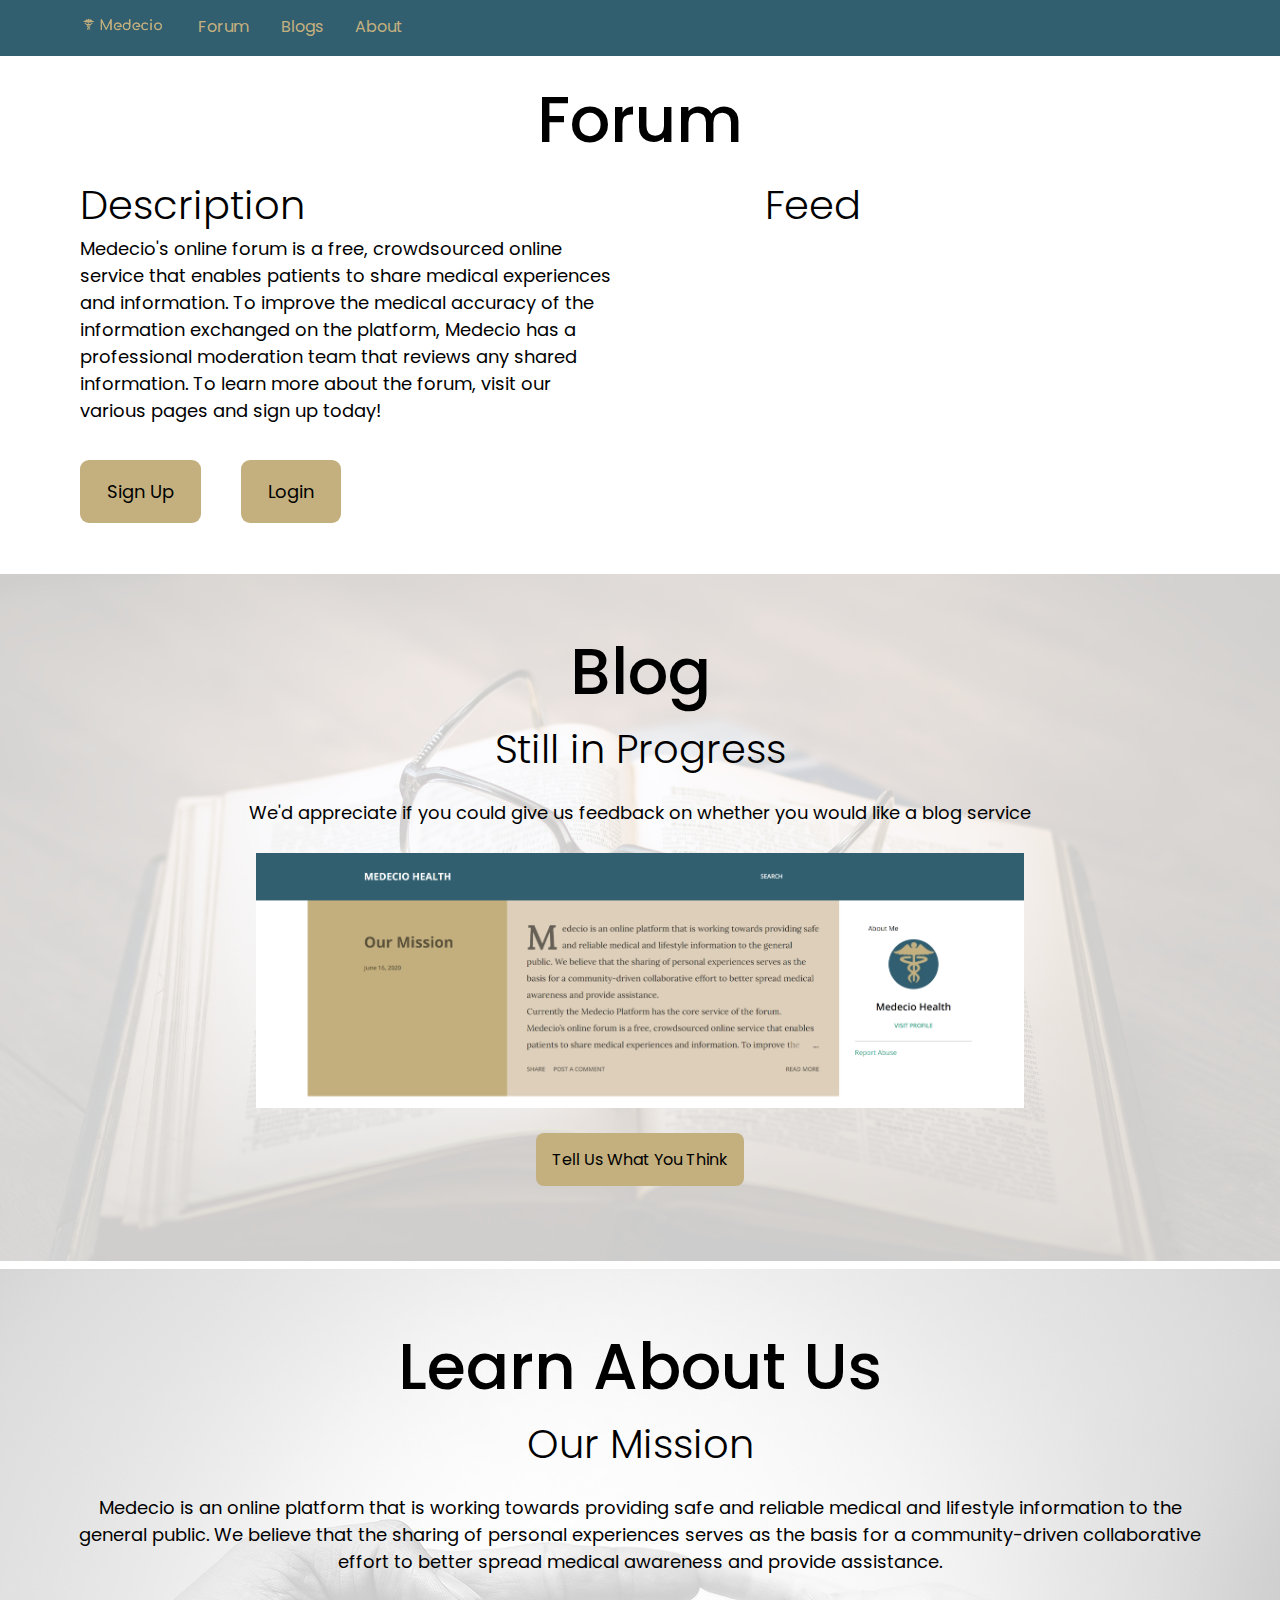
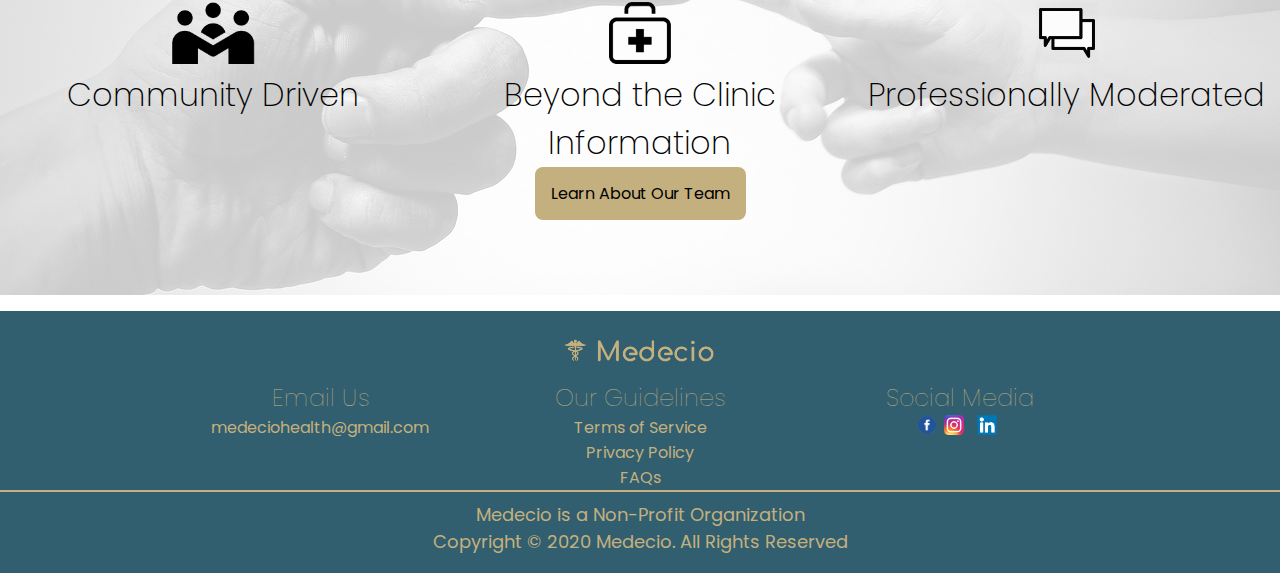
<file: home.html>
<!DOCTYPE html>
  <head>
    <title>Home</title>
    <!--CSS Links-->
    <!--Icon Library-->
    <link rel="stylesheet" href="https://cdnjs.cloudflare.com/ajax/libs/font-awesome/4.7.0/css/font-awesome.min.css">
    <!--Own CSS-->
    <link rel = "stylesheet" href = "css/general.css"/>
    <link rel = "stylesheet" href = "css/navbar.css"/>
    <link rel = "stylesheet" href = "css/images.css"/>
    <link rel = "stylesheet" href = "css/section.css"/>
    <link rel = "stylesheet" href = "css/headings.css"/>
    <link rel = "stylesheet" href = "css/forms.css"/>
    <link rel = "stylesheet" href = "css/display.css"/>
    <!--Best way to build media queries is set the base case for mobile, then move up-->
    <link rel="stylesheet" type="text/css" media="only screen and (min-width:720px)" href="css/computer.css"/>
    <link rel="stylesheet" type="text/css" media="only screen and (min-width:900px)" href="css/computer-large.css"/>
		<!--<link rel="stylesheet" type="text/css" media="only screen and (max-width:600px)" href="../css/tablet.css"/>-->
    <meta name="viewport" content="width=device-width, initial-scale=1"/>
    <!--Javascript code-->
    <script src = "javascript/forms.js"></script>
    <script src = "javascript/navbar.js"></script>
    <script src = "javascript/function.js"></script>
    <script src = "javascript/forumFeed.js"></script>
        <!-- Global site tag (gtag.js) - Google Analytics -->
  <script async src="https://www.googletagmanager.com/gtag/js?id=UA-163188688-1"></script>
  <script>
    window.dataLayer = window.dataLayer || [];
    function gtag(){dataLayer.push(arguments);}
    gtag('js', new Date());

    gtag('config', 'UA-163188688-1');
  </script>
  <script data-ad-client="ca-pub-7260728594298441" async src="https://pagead2.googlesyndication.com/pagead/js/adsbygoogle.js"></script>
  </head>
  <body onload="loadFeed(60)" id = "fullpage">
    <!--Navbar Structure-->
    <!--Links to different parts of the page (#s)-->
    <section id = "home">
      <div class="topnav" id="myTopnav">
        <a class = "first-element" href = "home.html"><img id = "first-navbar" src = "images/combinationv2.png" href = "index.html" /></a>
        <a href="https://discourse.medecio.com/">Forum</a>
        <a href="webpage/blog.html">Blogs</a>
        <a href="webpage/about.html">About</a>
        <a href="javascript:void(0);" class="icon" onclick="myFunction()">
          <i class="fa fa-bars"></i>
        </a>
      </div>
    </section>
    <!--Section 1-->
    <section>
        <h1 class = "standard2">Forum</h1>
          <div class = "flexbox-wrapper1">
            <div class = "flexbox-standard3-left">
              <h3>Description</h3>
              <p class = "shift-right">Medecio's online forum is a free, crowdsourced online service that enables patients to share medical experiences and information.
                To improve the medical accuracy of the information exchanged on the platform, Medecio has a professional moderation team that
                reviews any shared information. To learn more about the forum, visit our various pages and sign up today!</p>
              <input class = "form-button-left" type = "button" value = "Sign Up" onclick = "window.location.href = 'https://discourse.medecio.com/signup';"/>
              <input class = "form-button-right" type = "button" value = "Login" onclick = "window.location.href = 'https://discourse.medecio.com/login';"/>
            </div>
            <div class = "flexbox-standard3-right">
              <h3>Feed</h3>
              <div id="general-container">
              </div>
            </div>
          </div>
      </section>
      <br/>
    <!--Section 2-->
      <section class = "development">
        <div class = "container2">
          <div class = "bg">
          </div>
          <div class = "content">
            <br/>
            <br/>
            <h1>Blog</h1>
            <h3>Still in Progress</h3>
            <p>We'd appreciate if you could give us feedback on whether you would like a blog service</p>
            <img class = "blog" src = "images/blog-image.png"/>
            <br/>
            <button onclick = "window.location.href = 'https://forms.gle/v3pdFwypvz7q4SPK8';" type = "button" id = "blog-button">Tell Us What You Think</button>
            <br/>
            <br/>
            <br/>
            <br/>
          </div>
        </div>
      </section>
      <section class = "mission">
        <div class = "container2">
          <div class = "bg2">
          </div>
          <div class = "content">
            <br/>
            <br/>
            <h1>Learn About Us</h1>
            <h3>Our Mission</h3>
            <p>Medecio is an online platform that is working towards providing safe and reliable medical and lifestyle information to the general public.
              We believe that the sharing of personal experiences serves as the basis for a community-driven collaborative effort to better spread
              medical awareness and provide assistance.</p>
            <div class = "flexbox-wrapper5">
              <div class = "threecol-flex">
                <img src = "images/community.png"/>
                <h4>Community Driven</h4>
              </div>
              <div class = "threecol-flex">
                <img src = "images/medicine.png"/>
                <h4>Beyond the Clinic Information</h4>
              </div>
              <div class = "threecol-flex">
                <img src = "images/topics.png"/>
                <h4>Professionally Moderated</h4>
              </div>
            </div>
            <button onclick = "window.location.href = 'webpage/about.html';" type = "button">Learn About Our Team</button>
            <br/>
            <br/>
            <br/>
            <br/>
          </div>
        </div>
      </section>
      <section>
        <!--<form>
          <p>SEND EMAIL</p>
          <form class = "contact-form" action = "contactform.php" method = "post">
            <input type = "text" name = "name" placeholder = "Full name">
            <input type = "text" name = "mail" placeholder = "Your e-mail">
            <input type = "text" name = "subject" placeholder = "Subject">
            <textarea name="message" placeholer = "Message"></textarea>
            <button type = "submit" name = "submit">Send Mail</button>
          </form>
        </form>-->
      </section>
      <!--Footer-->
      <footer>
        <img class = "footer" src = "images/combinationv2.png"/>
        <div class = "flexbox-wrapper1">
          <div class = "flexbox-standard1">
            <h6>Email Us</h6>
            <a href="mailto:contact@test.com">medeciohealth@gmail.com</a>
          </div>
          <div class = "flexbox-standard1">
            <h6>Our Guidelines</h6>
            <a href = "https://discourse.medecio.com/tos">Terms of Service</a><br/>
            <a href = "https://discourse.medecio.com/privacy">Privacy Policy</a><br/>
            <a href = "https://discourse.medecio.com/faq">FAQs</a>
          </div>
          <div class = "flexbox-standard1">
            <h6>Social Media</h6>
            <a class = "social" href = "https://www.facebook.com/Medecio-Health-105297557790316/"><img src = "images/facebook2.png"/></a>
            <a class = "social" href = "https://www.instagram.com/medecio.health/"><img src = "images/instagram.png"/></a>
            <a class = "social" href = "https://www.linkedin.com/company/42282201"><img src = "images/linkedIn.png"/></a>
          </div>
        </div>
        <p class = "top">Medecio is a Non-Profit Organization</p>
        <p class = "bottom">Copyright &copy; 2020 Medecio. All Rights Reserved</p>
      </footer>
  </body>
</html>
</file>
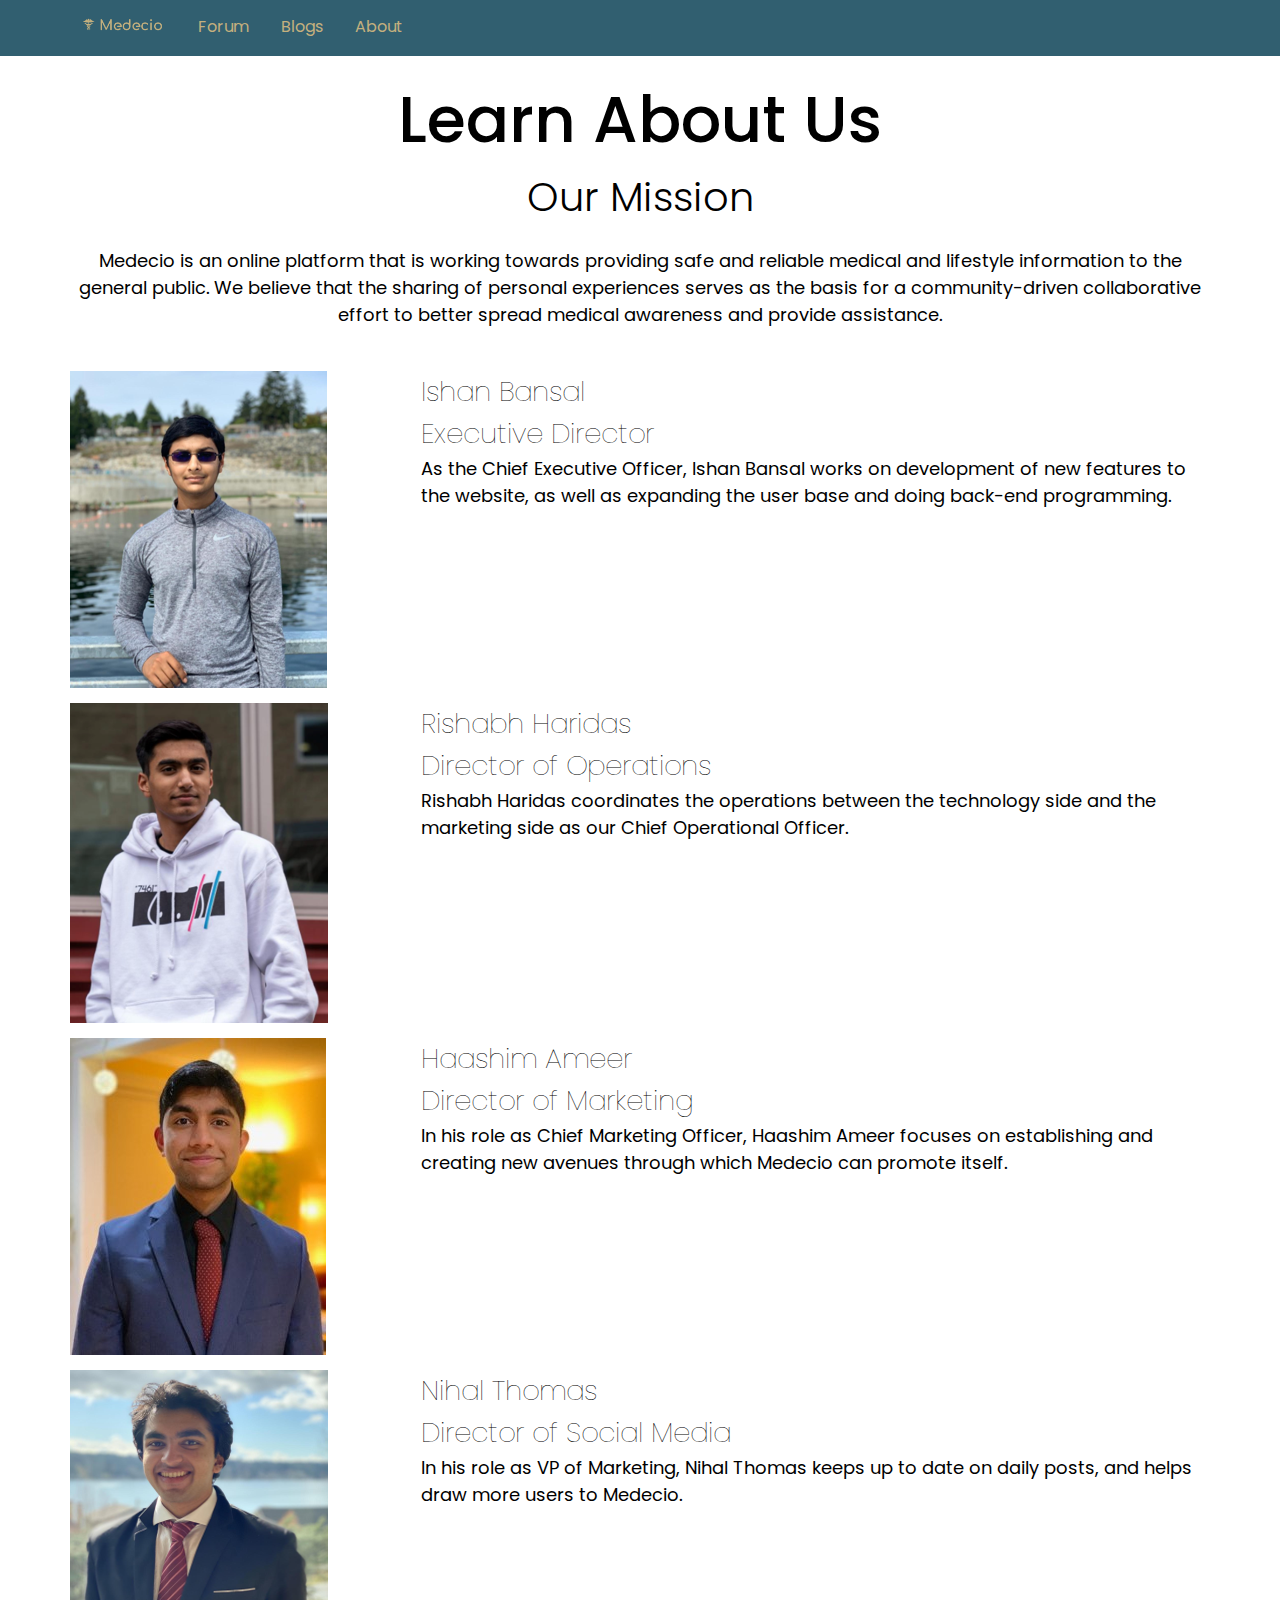
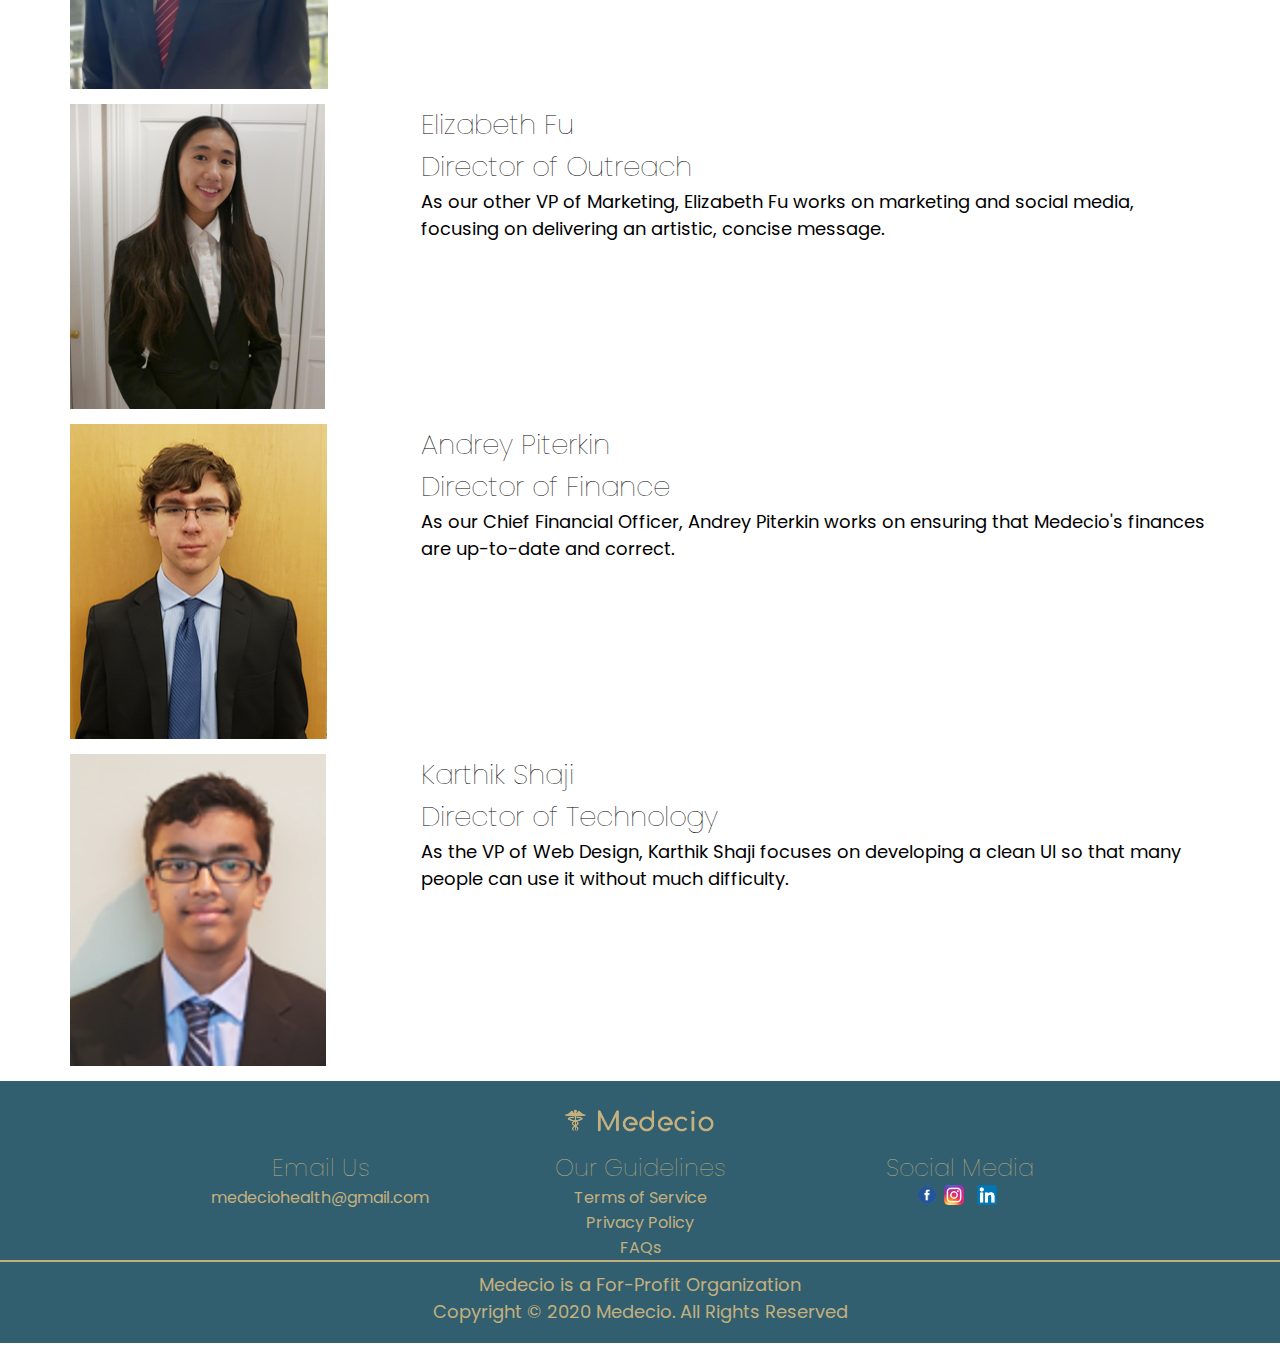
<file: webpage/about.html>
<!DOCTYPE html>
  <head>
    <title>Home</title>
    <!--CSS Links-->
    <!--Icon Library-->
    <link rel="stylesheet" href="https://cdnjs.cloudflare.com/ajax/libs/font-awesome/4.7.0/css/font-awesome.min.css">
    <!--Own CSS-->
    <link rel = "stylesheet" href = "../css/general.css"/>
    <link rel = "stylesheet" href = "../css/navbar.css"/>
    <link rel = "stylesheet" href = "../css/images.css"/>
    <link rel = "stylesheet" href = "../css/section.css"/>
    <link rel = "stylesheet" href = "../css/headings.css"/>
    <link rel = "stylesheet" href = "../css/forms.css"/>
    <link rel = "stylesheet" href = "../css/display.css"/>
    <!--Best way to build media queries is set the base case for mobile, then move up-->
    <link rel="stylesheet" type="text/css" media="only screen and (min-width:720px)" href="../css/computer.css"/>
    <link rel="stylesheet" type="text/css" media="only screen and (min-width:900px)" href="../css/computer-large.css"/>
		<!--<link rel="stylesheet" type="text/css" media="only screen and (max-width:600px)" href="../css/tablet.css"/>-->
    <meta name="viewport" content="width=device-width, initial-scale=1"/>
    <!--Javascript code-->
    <script src = "../javascript/forms.js"></script>
    <script src = "../javascript/navbar.js"></script>
    <script src = "../javascript/function.js"></script>
    <script src = "../javascript/forumFeed.js"></script>
    <!-- Global site tag (gtag.js) - Google Analytics -->
  <script async src="https://www.googletagmanager.com/gtag/js?id=UA-163188688-1"></script>
  <script>
    window.dataLayer = window.dataLayer || [];
    function gtag(){dataLayer.push(arguments);}
    gtag('js', new Date());

    gtag('config', 'UA-163188688-1');
  </script>
  <script data-ad-client="ca-pub-7260728594298441" async src="https://pagead2.googlesyndication.com/pagead/js/adsbygoogle.js"></script>
  </head>
  <body>
    <!--Navbar Structure-->
    <!--Links to different parts of the page (#s)-->
      <section id = "home">
        <div class="topnav" id="myTopnav">
          <a href = "../home.html" class = "first-element"><img id = "first-navbar" src = "../images/combinationv2.png" href = "index.html"/></a>
          <a href= "https://discourse.medecio.com/">Forum</a>
          <a href= "blog.html">Blogs</a>
          <a href= "about.html">About</a>
          <a href= "javascript:void(0);" class="icon" onclick="myFunction()">
            <i class="fa fa-bars"></i>
          </a>
        </div>
      </section>
    <!--Section 1-->
    <section class = "mission">
      <h1>Learn About Us</h1>
      <h3>Our Mission</h3>
      <p>Medecio is an online platform that is working towards providing safe and reliable medical and lifestyle information to the general public.
      We believe that the sharing of personal experiences serves as the basis for a community-driven collaborative effort to better spread
      medical awareness and provide assistance.</p>
    </section>
    <section class = "about-us">
      <div class = "flexbox-wrapper1">
        <div class = "flexbox-standard4-left">
          <img src = "../images/ishan2.png"/>
        </div>
        <div class = "flexbox-standard4-right">
          <h5>Ishan Bansal</h5>
          <h5>Executive Director</h5>
          <p>As the Chief Executive Officer, Ishan Bansal works on development of new features to the website,
          as well as expanding the user base and doing back-end programming.</p>
        </div>
      </div>
      <div class = "flexbox-wrapper1">
        <div class = "flexbox-standard4-left">
          <img src = "../images/rishabh2.png"/>
        </div>
        <div class = "flexbox-standard4-right">
          <h5>Rishabh Haridas</h5>
          <h5>Director of Operations</h5>
          <p>Rishabh Haridas coordinates the operations between the technology side and
          the marketing side as our Chief Operational Officer. </p>
        </div>
      </div>
      <div class = "flexbox-wrapper1">
        <div class = "flexbox-standard4-left">
          <img src = "../images/haashim2.jpg"/>
        </div>
        <div class = "flexbox-standard4-right">
          <h5>Haashim Ameer</h5>
          <h5>Director of Marketing</h5>
          <p>In his role as Chief Marketing Officer, Haashim Ameer focuses on establishing and creating new avenues
          through which Medecio can promote itself.</p>
        </div>
      </div>
      <div class = "flexbox-wrapper1">
        <div class = "flexbox-standard4-left">
          <img src = "../images/nihal2.png"/>
        </div>
        <div class = "flexbox-standard4-right">
          <h5>Nihal Thomas</h5>
          <h5>Director of Social Media</h5>
          <p>In his role as VP of Marketing, Nihal Thomas keeps up to date on daily posts, and helps draw more
          users to Medecio.</p>
        </div>
      </div>
      <div class = "flexbox-wrapper1">
        <div class = "flexbox-standard4-left">
          <img src = "../images/ellie2.png"/>
        </div>
        <div class = "flexbox-standard4-right">
          <h5>Elizabeth Fu</h5>
          <h5>Director of Outreach</h5>
          <p>As our other VP of Marketing, Elizabeth Fu works on marketing and social media, focusing
          on delivering an artistic, concise message.</p>
        </div>
      </div>
      <div class = "flexbox-wrapper1">
        <div class = "flexbox-standard4-left">
          <img src = "../images/andrey3.png"/>
        </div>
        <div class = "flexbox-standard4-right">
          <h5>Andrey Piterkin</h5>
          <h5>Director of Finance</h5>
          <p>As our Chief Financial Officer, Andrey Piterkin works on ensuring that Medecio's finances are
          up-to-date and correct.</p>
        </div>
      </div>
      <!--Technology Team-->
      <div class = "flexbox-wrapper1">
        <div class = "flexbox-standard4-left">
          <img src = "../images/karthik2.png"/>
        </div>
        <div class = "flexbox-standard4-right">
          <h5>Karthik Shaji</h5>
          <h5>Director of Technology</h5>
          <p>As the VP of Web Design, Karthik Shaji focuses on developing a clean UI so that many people
          can use it without much difficulty.</p>
        </div>
      </div>
    </section>
    <!--Footer-->
    <section>
      <footer>
        <img class = "footer" src = "../images/combinationv2.png"/>
        <div class = "flexbox-wrapper1">
          <div class = "flexbox-standard1">
            <h6>Email Us</h6>
            <a href="mailto:contact@test.com">medeciohealth@gmail.com</a>
          </div>
          <div class = "flexbox-standard1">
            <h6>Our Guidelines</h6>
            <a href = "https://discourse.medecio.com/tos">Terms of Service</a><br/>
            <a href = "https://discourse.medecio.com/privacy">Privacy Policy</a><br/>
            <a href = "https://discourse.medecio.com/faq">FAQs</a>
          </div>
          <div class = "flexbox-standard1">
            <h6>Social Media</h6>
            <a class = "social" href = "https://www.facebook.com/Medecio-Health-105297557790316/"><img src = "../images/facebook2.png"/></a>
            <a class = "social" href = "https://www.instagram.com/medecio.health/"><img src = "../images/instagram.png"/></a>
            <a class = "social" href = "https://www.linkedin.com/company/42282201"><img src = "../images/linkedIn.png"/></a>
          </div>
        </div>
        <p class = "top">Medecio is a For-Profit Organization</p>
        <p class = "bottom">Copyright &copy; 2020 Medecio. All Rights Reserved</p>
      </footer>
    </section>
  </body>
</html>
</file>
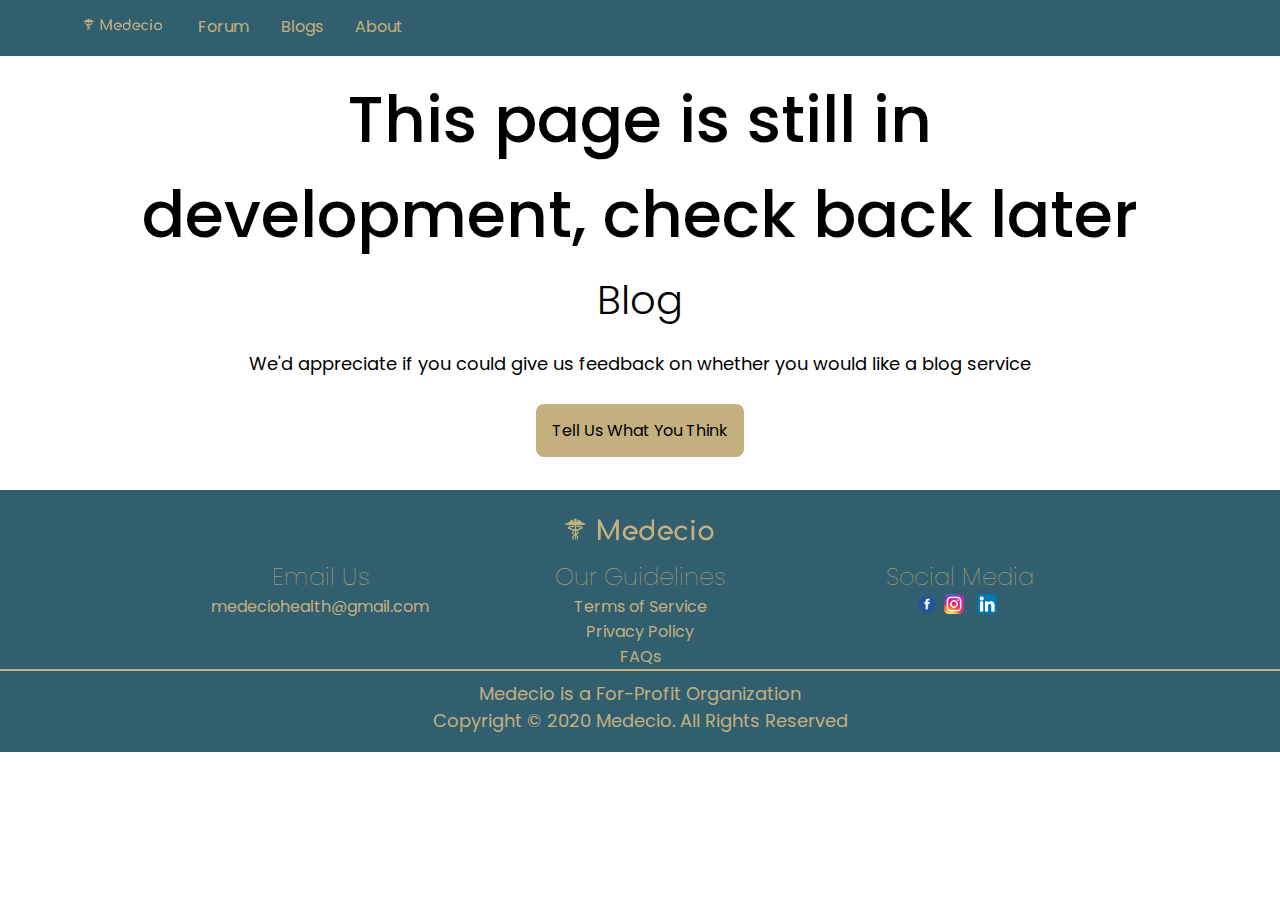
<file: webpage/blog.html>
<!DOCTYPE html>
  <head>
    <title>Home</title>
    <!--CSS Links-->
    <!--Icon Library-->
    <link rel="stylesheet" href="https://cdnjs.cloudflare.com/ajax/libs/font-awesome/4.7.0/css/font-awesome.min.css">
    <!--Own CSS-->
    <link rel = "stylesheet" href = "../css/general.css"/>
    <link rel = "stylesheet" href = "../css/navbar.css"/>
    <link rel = "stylesheet" href = "../css/images.css"/>
    <link rel = "stylesheet" href = "../css/section.css"/>
    <link rel = "stylesheet" href = "../css/headings.css"/>
    <link rel = "stylesheet" href = "../css/forms.css"/>
    <link rel = "stylesheet" href = "../css/display.css"/>
    <!--Best way to build media queries is set the base case for mobile, then move up-->
    <link rel="stylesheet" type="text/css" media="only screen and (min-width:720px)" href="../css/computer.css"/>
    <link rel="stylesheet" type="text/css" media="only screen and (min-width:900px)" href="../css/computer-large.css"/>
		<!--<link rel="stylesheet" type="text/css" media="only screen and (max-width:600px)" href="../css/tablet.css"/>-->
    <meta name="viewport" content="width=device-width, initial-scale=1"/>
    <!--Javascript code-->
    <script src = "../javascript/forms.js"></script>
    <script src = "../javascript/navbar.js"></script>
    <script src = "../javascript/function.js"></script>
    <script src = "../javascript/forumFeed.js"></script>
        <!-- Global site tag (gtag.js) - Google Analytics -->
  <script async src="https://www.googletagmanager.com/gtag/js?id=UA-163188688-1"></script>
  <script>
    window.dataLayer = window.dataLayer || [];
    function gtag(){dataLayer.push(arguments);}
    gtag('js', new Date());

    gtag('config', 'UA-163188688-1');
  </script>
  <script data-ad-client="ca-pub-7260728594298441" async src="https://pagead2.googlesyndication.com/pagead/js/adsbygoogle.js"></script>
  </head>
  <body>
    <!--Navbar Structure-->
    <!--Links to different parts of the page (#s)-->
      <section id = "home">
        <div class="topnav" id="myTopnav">
          <a class = "first-element" href = "../home.html"><img id = "first-navbar" src = "../images/combinationv2.png" href = "index.html"/></a>
          <a href="https://discourse.medecio.com/">Forum</a>
          <a href="blog.html">Blogs</a>
          <a href="about.html">About</a>
          <a href="javascript:void(0);" class="icon" onclick="myFunction()">
            <i class="fa fa-bars"></i>
          </a>
        </div>
      </section>
    <!--Section 1-->
    <section>
      <h1 class = "standard2">This page is still in development, check back later</h1>
    </section>
    <section class = "development">
      <h3>Blog</h3>
      <p>We'd appreciate if you could give us feedback on whether you would like a blog service</p>
      <button onclick = "window.location.href = 'https://forms.gle/v3pdFwypvz7q4SPK8';" type = "button">Tell Us What You Think</button>
    </section>
    <br/>
    <!--Footer-->
    <section>
      <footer>
        <img class = "footer" src = "../images/combinationv2.png"/>
        <div class = "flexbox-wrapper1">
          <div class = "flexbox-standard1">
            <h6>Email Us</h6>
            <a href="mailto:contact@test.com">medeciohealth@gmail.com</a>
          </div>
          <div class = "flexbox-standard1">
            <h6>Our Guidelines</h6>
            <a href = "https://discourse.medecio.com/tos">Terms of Service</a><br/>
            <a href = "https://discourse.medecio.com/privacy">Privacy Policy</a><br/>
            <a href = "https://discourse.medecio.com/faq">FAQs</a>
          </div>
          <div class = "flexbox-standard1">
            <h6>Social Media</h6>
            <a class = "social" href = "https://www.facebook.com/Medecio-Health-105297557790316/"><img src = "../images/facebook2.png"/></a>
            <a class = "social" href = "https://www.instagram.com/medecio.health/"><img src = "../images/instagram.png"/></a>
            <a class = "social" href = "https://www.linkedin.com/company/42282201"><img src = "../images/linkedIn.png"/></a>
          </div>
        </div>
        <p class = "top">Medecio is a For-Profit Organization</p>
        <p class = "bottom">Copyright &copy; 2020 Medecio. All Rights Reserved</p>
      </footer>
    </section>
  </body>
</html>
</file>
<file: css/navbar.css>
/*Sets the overall color of the navbar, handles overall values*/
/* Nav color: #901414;*/

/*a.nav:hover {
  transition: all 0.5s ease-in-out;
  font-weight: 800;
}*/
/* Style the navigation menu */
.topnav {
  background-color: #315F70;
  overflow: hidden;
  margin-bottom: 0.5em;
}

/* Style the links inside the navigation bar */
.topnav a {
  float: left;
  display: block;
  color: #C4B07E;
  text-align: center;
  padding: 14px 16px;
  text-decoration: none;
  font-size: 1em;
}

/* Change the color of links on hover */
.topnav a:hover {
  border: 1px solid #C4B07E;
}
.topnav img {
   height: 1.3em;
}
.first-element {
   padding-top: 0px;
}
/* Add an active class to highlight the current page */

/* Hide the link that should open and close the topnav on small screens */
.topnav .icon {
  display: none;
}

/* When the screen is less than 600 pixels wide, hide all links, except for the first one ("Home"). Show the link that contains should open and close the topnav (.icon) */
@media screen and (max-width: 600px) {
  .topnav a:not(:first-child) {display: none;}
  .topnav a.icon {
    float: right;
    display: block;
  }
}

/* The "responsive" class is added to the topnav with JavaScript when the user clicks on the icon. This class makes the topnav look good on small screens (display the links vertically instead of horizontally) */
@media screen and (max-width: 600px) {
  .topnav.responsive {position: relative;}
  .topnav.responsive a.icon {
    position: absolute;
    right: 0;
    top: 0;
  }
  .topnav.responsive a {
    float: none;
    display: block;
    text-align: left;
  }
}
</file>
<file: css/images.css>
img.centralized  {
  display: block;
  margin-left: auto;
  margin-right: auto;
  width: 60%;
}
.image-band {
   margin-left: 0.5em;
   margin-right: 0.5em;
}
.image-band img  {
   margin-left: 0.125em;
   margin-right:0.125em;
   float: left;
   display: inline-block;
}
img.footer {
   padding-top: 1.25em;
   display: block;
   margin-left: auto;
   margin-right: auto;
   max-height:39px;
   padding-bottom: 0.125em;
}
.img-nav {
   height: 54px;
   float: left;
   display: block;
}
.img-nav img {
   padding: 14px 16px;
   height: 27px;
}
.container2 {
   z-index: 5;
   position: relative;
}
.container2 .bg, .container2 .bg2 {
   position: absolute;
   z-index: -1;
   top: 0;
   bottom: 0;
   left: 0;
   right: 0;
   opacity: .2;
   width: 100%;
   height: 100%;
}
.container2 .bg2 {
   background-image: url('../images/hands-together.jpg');
   background-size: cover;
}
.container2 .bg {
   background-image: url('../images/knowledge.jpg');
   background-size: cover;
}
.container2 .bg3 {
   background-size: cover;
   background-image: url('../image/plantv2.jpg');
}
.content p, .content h1, .content h3 {
   
}
.content img {
   

}
img.blog {
   width: 60%;
   display: block;
   margin-left: auto;
   margin-right: auto;
   opacity: 1.0;
}
</file>
<file: css/section.css>
section {
   margin-bottom: 0.5em;
}
section.about-us {
   margin-left: 4em;
}
section:before, section:after {
  content: "";
  display: table;
  line-height: 0;
}
section:after {
  clear: both;
}
/*section {
  font-size: 0;
}
div {

}
</file>
<file: css/headings.css>
h1.title  {
  text-align: center;
}
h1 {
  font-weight: 500;
  font-size: 5em;
  color: black;
}
h1.standard2 {
  text-align: center;
}
h3 {
  font-size: 3em;
  font-weight: 250;
}
h3.subtitle {
  text-align: center;
}
h4 {
  font-size: 1.25em;
  font-weight: 200;
}
h3.default {
  margin-left: 1em;
}
h2 {
   font-size: 4em;
   font-weight: 400;
}
h2.standard {
   margin-left: 1em;
}
h1.standard3 {
   margin-left: 0.6em;
}
p {
   font-size: 1.1em;
}
h1 {
  font-weight: 500;
  font-size: 4em;
  color: black;
}
h2 {
   font-size: 3em;
   font-weight: 400;
}
h3 {
  font-size: 2.5em;
  font-weight: 300;
}
h4 {
  font-size: 2.0em;
  font-weight: 250;
}
h5 {
   font-size: 1.75em;
   font-weight: 150;
}
h6 {
   font-size: 1.5em;
   font-weight: 100;
}
p {
  font-size: 18px;
}
input {
  font-size: 18px;
}
</file>
<file: css/forms.css>
input.standard {
  width: 90%;
  border-bottom: 0.1em solid black;
}
form  {
  display: block;
  margin-left: 2em;
  margin-top: 0.5em;
}
textarea  {
  border: 0.1em solid black;
  width: 90%;
}
.form-button-left, .form-button-right {
  background-color: #C4B07E;
  color: black;
  padding-top: 1em;
  padding-left: 1.5em;
  padding-bottom: 1em;
  padding-right: 1.5em;
  border-radius: 0.5em;
  margin-bottom: 1em;
}
.form-button-right {
   margin-left: 2em;
}
.form-button-left:hover, .form-button-right:hover {
   border: 0.1em solid black;
}
input[type = "checkbox"] {
   background-color: blue;
}
.form-button-left {
   margin-left: 0em;
}
</file>
<file: css/display.css>
.avatar {
  border-radius: 50%;
}
#general-container {
}

#link-container {
  display: inline-block;
  vertical-align: top;
  position: absolute;
  margin-top: 0.6em;
  font-family: Poppins, sans-serif;
  font-size: 20px;
  color: #315F70;
  font-weight: 600;
  white-space: nowrap;
}
#img-container {
  display: inline-block;
  margin-right: 1em;
  margin-top: 0.25em;
}
.post-link {
  text-decoration: none;
  color: black;
  font-family: Poppins, sans-serif;
}
#metrics {
  font-family: Poppins, sans-serif;
  display: inline-block;
  position: relative;
  white-space: nowrap;
  top: -0.75em;
}

#container1:hover {
  margin-left: 0.35em;
  transition: ease-in 0.25s;
  background-color: #EEEEEE;
}
#container1 {
  padding-top: 0.3em;
  border-top: 0.2em solid #E5E5E5;
  margin-left: 0px;
  transition: ease-out 0.25s;
}
#container2:hover {
  margin-left: 0.35em;
  transition: ease-in 0.25s;
  background-color: #EEEEEE;
}
#container2 {
  border-top: 0.1em solid #E5E5E5;
  padding-top: 0.4em;
  margin-left: 0px;
  transition: ease-out 0.25s;
}#container3:hover {
  margin-left: 0.35em;
  transition: ease-in 0.25s;
  background-color: #EEEEEE;
}
#container3 {
  border-top: 0.1em solid #E5E5E5;
  padding-top: 0.4em;
  margin-left: 0px;
  transition: ease-out 0.25s;
}#container4:hover {
  margin-left: 0.35em;
  transition: ease-in 0.25s;
  background-color: #EEEEEE;
}
#container4 {
  border-top: 0.1em solid #E5E5E5;
  padding-top: 0.4em;
  margin-left: 0px;
  transition: ease-out 0.25s;
}#container5:hover {
  margin-left: 0.35em;
  transition: ease-in 0.25s;
  background-color: #EEEEEE;
}
#container5 {
  border-top: 0.1em solid #E5E5E5;
  padding-top: 0.4em;
  margin-left: 0px;
  transition: ease-out 0.25s;
  padding-bottom: -1em;
  border-bottom: 0.2em solid #E5E5E5;

}
</file>
<file: css/computer.css>
/*Nav elements to change*/
/*Flexbox attributes*/
html  {
  scroll-behavior: smooth;
}
.flexbox-wrapper1  {
  justify-content: center;
  flex-direction: row;
}
.flexbox-wrapper2  {
  justify-content: center;
  flex-direction: row;
}
.flex-two {
   display: flex;
   justify-content: center;
   flex-direction: row;
}
.flexbox-standard3-left {
  width: 45em;
  margin-left: 5em;
}
.flexbox-standard3-left p {
  width: 45em;
  margin-left: 0em;
}
.flexbox-standard3-left p {
  width: 30em;
  margin-right: 1em;
}
.flexbox-standard4-left {
  color: black;
  width: 20em;
  margin-left: 0.4em;
  padding-right: 2em;
}
.flexbox-standard3-right {
   color: black;
   width: 35em;
}
.flexbox-standard4-right {
  color: black;
  width: 50em;
  margin-right: 2em;
}
.flexbox-standard2 img {
   width: 18em;
}
.flexbox-standard2 {
  width: 18em;  
}
.flexbox-standard1 {
  width: 18em;
}
.flexbox-wrapper5  {
  flex-direction: row;
}
h2.standard {
   margin-left: 0.5em;
}
.flexbox-standard3-left h3 {
   margin-left: 0em;
}
.flexbox-standard3-left .form-button-left {
   margin-left: 0em;
}
.first-element {
   margin-left: 4em;
}
h1.standard2 {
  margin-left: 2em;
  margin-right: 2em;
}
</file>
<file: css/computer-large.css>

</file>
<file: css/general.css>
@import "https://fonts.googleapis.com/css?family=Poppins:400,500,700&display=swap";
/* Does a hard reset of the webpage so the white space at the top is eliminated */
/* * is fancy HTML5 attribute that selects every element */
*  {
  margin: 0;
  padding: 0;
  border: 0;
  outline: 0;
  font-size: 100%;
  vertical-align: baseline;
  background: transparent;
  font-family: 'Poppins', sans-serif;
}
.flexbox-standard1 {
  text-align: center;
  color: black;
  margin-left: 2em;
  display: block;
  text-align: center;
}
.flexbox-standard1 img {
   height: 1.25em;
}
.flexbox-standard2 {
  text-align: center;
  color: black;
  margin-left: auto;
  margin-right: auto;
  display: block;
  text-align: center;
}
.flexbox-wrapper1  {
  margin-right: 2em;
  display: flex;
  margin-top: 0.5em;
  flex-direction: column;
}
.flexbox-wrapper2 {
  margin-left: 2em;
  margin-right: 2em;
  display: flex;
  margin-top: 0.5em;
  flex-direction: column;
}
.flex-two  {
  justify-content: center;
  margin-left: 0.5em;
  margin-right: 0.5em;
  text-align: center;
}
.flexbox-wrapper1 img {
   max-width: 100%;
}
/*div.section2-images p {
  padding-bottom: 60px;
}*/
footer  {
  background-color: #315F70;
  color: #C4B07E;
  width: 100%;
  margin-left: 0em;
}
footer  p   {
  text-align: center;
  color: #C4B07E;
}
footer h6 {
   color: #C4B07E;
}
footer p.top  {
  padding-top: 0.5em;
}
footer p.bottom {
  padding-bottom: 0.5em;
}
.flexbox-standard3-left p {
   margin-bottom: 2em;
   margin-left: 2em;
}
.flexbox-standard3-left h3 {
   margin-left: 0.8em;
}
.flexbox-standard3-left .form-button-left {
   margin-left: 2em;
}

.flexbox-standard4-right h3, .flexbox-standard4-right p {
  margin-bottom: 0.5em;
}

section.mission, section.development {
   display: block;
   text-align: center;
}
section.mission h3, section.development h3 {
   margin-bottom: 0.5em;
}
section.mission p, section.development p {
   margin-bottom: 1.5em;
}
section.mission button, section.development button {
   background-color: #C4B07E;
   padding: 14px 16px;
   border-radius: 0.5em;
}
section.mission button:hover, section.development button:hover {
   border: 1px solid black;
}
footer a {
   text-decoration: none;
   color: #C4B07E;
}
p.top {
   border-top: 0.125em solid #C4B07E;
}
footer a:hover {
   color: black;
}
footer a {
   margin-bottom: 0.5em;
}
.social {
   margin-bottom: 0.5em;
}
p.bottom {
   margin-bottom: 0.5em;
}
.flexbox-standard3-left {
  color: black;
  width: 25em;
  margin-left: 0em;
  padding-right: 2em;
}
.flexbox-standard3-right {
   margin-left: 2em;
}
footer {
   margin-left: 0em;
}
.threecol-flex {
  text-align: center;
  color: black;
  width: 400px;
}
.flexbox-wrapper5  {
  display: flex;
  justify-content: center;
  flex-direction: column;
}
#right-image {
 height: 10em;
 border: 0.1em solid black;
}
#blog-button {
   margin-left: 0em;
}
#left-image {
   border: 0.1em solid black;
}
.mission p {
   margin-left: 4em;
   margin-right: 4em;
}
html {
   scroll-snap-type: y proximity;
   scroll-behavior: smooth;
}
section {
   scroll-snap-align: start;
}
.threecol-flex {
   margin-left: auto;
   margin-right: auto;
   display: block;
}
footer:before, footer:after {
  content: "";
  display: table;
  line-height: 0;
}
footer:after {
  clear: both;
}
</file>
